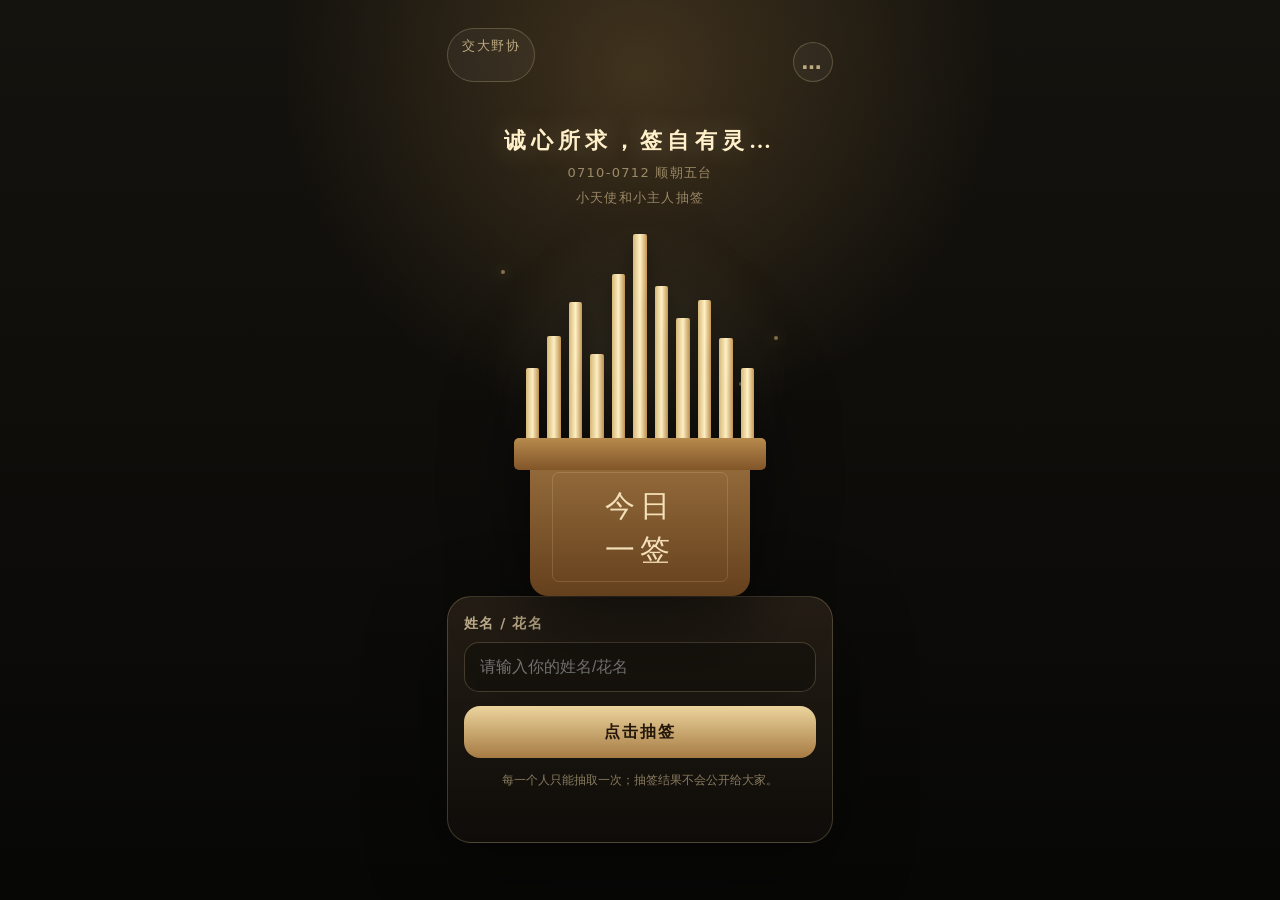
<file: jiaoda-yexie-vercel/index.html>
<!doctype html>
<html lang="zh-CN">
<head>
<meta charset="utf-8">
<meta name="viewport" content="width=device-width,initial-scale=1,viewport-fit=cover">
<title>交大野协｜顺朝五台小主人抽签</title>
<style>
*{box-sizing:border-box;-webkit-tap-highlight-color:transparent}body{margin:0;min-height:100svh;background:radial-gradient(circle at 50% 8%,rgba(196,147,78,.25),transparent 34%),linear-gradient(#15130e,#070706);color:#e8d2a0;font-family:"Songti SC","STSong","Noto Serif SC",serif}.page{width:min(430px,100%);margin:auto;min-height:100svh;padding:28px 22px 30px;display:flex;flex-direction:column;align-items:center}.top{width:100%;display:flex;justify-content:space-between}.pill,.more{border:1px solid rgba(232,210,160,.24);background:rgba(255,255,255,.04);color:rgba(232,210,160,.76);font-family:system-ui,-apple-system,"PingFang SC",sans-serif}.pill{border-radius:99px;padding:8px 14px;font-size:13px;letter-spacing:.12em}.more{width:40px;height:40px;border-radius:50%;font-size:20px}h1{margin:42px 0 4px;font-size:22px;line-height:1.5;letter-spacing:.24em;color:#fff0c9;text-shadow:0 0 28px rgba(232,210,160,.28)}.sub{text-align:center;color:rgba(232,210,160,.58);font:13px/1.9 system-ui,-apple-system,"PingFang SC",sans-serif;letter-spacing:.1em}.stage{width:100%;height:386px;position:relative;display:flex;align-items:flex-end;justify-content:center;perspective:1000px}.halo{position:absolute;bottom:70px;width:310px;height:310px;border-radius:50%;background:radial-gradient(circle,rgba(232,210,160,.18),rgba(232,210,160,.04) 45%,transparent 70%);filter:blur(8px)}.star{position:absolute;width:4px;height:4px;border-radius:50%;background:#d8bd79;box-shadow:0 0 12px #d8bd79;opacity:.55;animation:tw 2.7s infinite}.s1{left:54px;top:60px}.s2{right:55px;top:126px}.s3{left:80px;bottom:160px}.s4{right:90px;bottom:210px}@keyframes tw{50%{opacity:.15;transform:scale(.6)}}.tube-wrap{width:260px;height:320px;position:relative;display:flex;align-items:flex-end;justify-content:center;filter:drop-shadow(0 28px 36px rgba(0,0,0,.55))}.tube-wrap.shake{animation:shake .75s ease}@keyframes shake{20%{transform:rotate(-5deg)}40%{transform:rotate(4deg)}60%{transform:rotate(-3deg)}80%{transform:rotate(2deg)}}.sticks{position:absolute;bottom:142px;width:228px;height:190px;display:flex;align-items:flex-end;justify-content:center;gap:8px;z-index:1}.stick{width:15px;border-radius:2px;background:linear-gradient(90deg,#d5b778,#fff0c4,#c59755);box-shadow:0 10px 18px rgba(0,0,0,.28)}.stick:nth-child(1){height:86px}.stick:nth-child(2){height:118px}.stick:nth-child(3){height:152px}.stick:nth-child(4){height:100px}.stick:nth-child(5){height:180px}.stick:nth-child(6){height:220px}.stick:nth-child(7){height:168px}.stick:nth-child(8){height:136px}.stick:nth-child(9){height:154px}.stick:nth-child(10){height:116px}.stick:nth-child(11){height:86px}.draw-stick{position:absolute;left:50%;bottom:152px;margin-left:-17px;width:34px;height:230px;border-radius:3px;background:linear-gradient(90deg,#c29452,#fff1c8,#b27d42);opacity:0;transform:translateY(55px);transition:.72s cubic-bezier(.2,.75,.1,1);z-index:2}.draw-stick.show{opacity:1;transform:translateY(-122px) rotate(-2deg)}.mouth{position:absolute;bottom:126px;width:252px;height:32px;border-radius:5px;background:linear-gradient(#b78a4d,#815528);z-index:4}.tube{position:absolute;bottom:0;width:220px;height:154px;border-radius:3px 3px 18px 18px;background:linear-gradient(#9b7240,#65401d);z-index:3}.tube:before{content:"";position:absolute;inset:30px 22px 14px;border:1px solid rgba(255,230,180,.16);border-radius:7px}.tube-title{position:absolute;left:0;right:0;top:42px;text-align:center;color:#f3dfb8;font-size:30px;line-height:1.45;letter-spacing:.18em}.slip{position:absolute;left:50%;bottom:112px;margin-left:-62px;width:124px;height:255px;z-index:6;transform-style:preserve-3d;opacity:0;transform:translateY(70px) scale(.85);transition:.75s cubic-bezier(.2,.75,.1,1)}.slip.reveal{opacity:1;transform:translateY(-114px) rotateX(180deg) scale(1)}.face{position:absolute;inset:0;border-radius:10px;backface-visibility:hidden;display:flex;align-items:center;justify-content:center;writing-mode:vertical-rl;text-orientation:upright;text-align:center;letter-spacing:.12em;box-shadow:0 18px 38px rgba(0,0,0,.48),inset 0 0 0 1px rgba(255,255,255,.16)}.front{background:linear-gradient(#9d7140,#6b451f);color:#f5dfb6;font-size:24px}.back{background:linear-gradient(#eed9ab,#b98f57);color:#422a13;transform:rotateX(180deg);font-size:24px;font-weight:800}.back small{font:700 11px/1.35 system-ui,-apple-system,"PingFang SC",sans-serif;color:rgba(66,42,19,.72)}.panel,.admin{width:100%;padding:18px 16px;border:1px solid rgba(232,210,160,.22);border-radius:24px;background:linear-gradient(180deg,rgba(42,34,24,.84),rgba(17,14,10,.8));box-shadow:0 24px 80px rgba(0,0,0,.45);font-family:system-ui,-apple-system,"PingFang SC",sans-serif}.admin{display:none;margin-top:16px}label{display:block;margin-bottom:9px;color:rgba(241,220,178,.76);font-size:14px;font-weight:700;letter-spacing:.08em}input{width:100%;height:50px;border-radius:15px;border:1px solid rgba(232,210,160,.22);background:rgba(0,0,0,.24);color:#fff0c8;outline:none;padding:0 15px;font-size:16px}button{width:100%;height:52px;margin-top:14px;border:0;border-radius:16px;background:linear-gradient(#ecd49d,#a67b43);color:#25180b;font-size:16px;font-weight:900;letter-spacing:.14em}button:disabled{opacity:.45}.note,.msg{font-size:12px;line-height:1.8;color:rgba(232,210,160,.55);text-align:center}.msg{min-height:20px;color:#efd6a2}.result{display:none;margin-top:12px;border:1px solid rgba(232,210,160,.22);border-radius:18px;background:rgba(0,0,0,.24);padding:16px;text-align:center;color:#ead5a9;line-height:1.85}.result strong{display:block;font-family:"Songti SC","STSong",serif;font-size:30px;color:#fff0c8;letter-spacing:.18em}.wish{display:block;color:#0a84ff;font-weight:800;font-size:15px}.hide{display:none}.table{overflow:auto;margin-top:12px;max-height:280px;border:1px solid rgba(232,210,160,.22);border-radius:12px}table{width:100%;border-collapse:collapse;font-size:12px;white-space:nowrap}th,td{padding:9px;border-bottom:1px solid rgba(232,210,160,.1);text-align:left}th{color:#fff0c8}.ghost{height:42px;background:rgba(255,255,255,.04);color:#efd6a2;border:1px solid rgba(232,210,160,.22);font-size:13px}.toast{position:fixed;left:50%;bottom:28px;transform:translateX(-50%) translateY(18px);opacity:0;background:rgba(0,0,0,.78);color:#fff0c8;padding:10px 14px;border-radius:99px;font:13px system-ui;transition:.25s}.toast.show{opacity:1;transform:translateX(-50%)}
</style></head><body>
<main class="page"><div class="top"><div class="pill">交大野协</div><button class="more" id="adminEntry">…</button></div><h1>诚心所求，签自有灵…</h1><div class="sub">0710-0712 顺朝五台<br>小天使和小主人抽签</div><section class="stage"><div class="halo"></div><i class="star s1"></i><i class="star s2"></i><i class="star s3"></i><i class="star s4"></i><div class="tube-wrap" id="tubeWrap"><div class="sticks"><span class="stick"></span><span class="stick"></span><span class="stick"></span><span class="stick"></span><span class="stick"></span><span class="stick"></span><span class="stick"></span><span class="stick"></span><span class="stick"></span><span class="stick"></span><span class="stick"></span></div><div class="draw-stick" id="drawStick"></div><div class="mouth"></div><div class="tube"><div class="tube-title">今日<br>一签</div></div><div class="slip" id="slip"><div class="face front">请签</div><div class="face back"><span id="slipName">小主人</span><small id="slipWish">喜至福来 长乐永康</small></div></div></div></section><section class="panel"><label>姓名 / 花名</label><input id="ownerName" placeholder="请输入你的姓名/花名"><button id="drawBtn">点击抽签</button><p class="note">每一个人只能抽取一次；抽签结果不会公开给大家。</p><div class="msg" id="message"></div><div class="result" id="resultCard">你抽中的小主人是<strong id="resultName">—</strong>请截图保存，不要外传噢。<span class="wish">请努力完成TA的愿望吧。</span></div></section><section class="admin" id="adminPanel"><h2>管理员结果表</h2><label>管理员密码</label><input id="adminPass" type="password" placeholder="输入密码后查看全部结果"><button id="unlockBtn">查看结果</button><div class="msg" id="adminMsg"></div><div class="table hide" id="tableWrap"><table id="resultTable"></table></div><div id="adminActions" class="hide"><button class="ghost" id="copyBtn">复制表格</button><button class="ghost" id="exportBtn">导出 CSV</button><button class="ghost" id="refreshBtn">刷新</button></div></section></main><div class="toast" id="toast"></div>
<script>
const API_URL="https://script.google.com/macros/s/AKfycbz4DXON7DMwwp2tApCgu4Or10w-xNIcgf8m8uboDUIMUTJ3xuSMzyMvqSet1cAjbO8JvQ/exec";
const BLESSINGS=["喜至福来 长乐永康","福气满满 万事顺意","年年无碍 岁岁无忧","福气东来 鸿运通天","事事回甘 平安喜乐","学业日进 喜事连连","时和年丰 顺心如意","顺遂无虞 笑口常开","福气长临 沐光而行","顺风顺水 丰财聚宝","岁岁欢愉 随缘随心"];
const $=s=>document.querySelector(s);let adminRows=[];function bless(seed){let h=0;seed=String(seed||"");for(let i=0;i<seed.length;i++)h=(h*31+seed.charCodeAt(i))>>>0;return BLESSINGS[h%BLESSINGS.length]}function toast(t){let e=$("#toast");e.textContent=t;e.classList.add("show");setTimeout(()=>e.classList.remove("show"),2200)}function esc(s){return String(s??"").replace(/[&<>]/g,m=>({"&":"&amp;","<":"&lt;",">":"&gt;"}[m]))}
function api(action,params={}){return new Promise((ok,bad)=>{let cb="yexie_cb_"+Date.now()+"_"+Math.random().toString(36).slice(2);let u=new URL(API_URL);u.searchParams.set("action",action);u.searchParams.set("callback",cb);Object.entries(params).forEach(([k,v])=>u.searchParams.set(k,String(v??"")));let s=document.createElement("script");let timer=setTimeout(()=>{clean();bad(new Error("请求超时：请检查 Apps Script 是否部署为 /exec，访问权限是否为任何人"))},30000);function clean(){clearTimeout(timer);delete window[cb];s.remove()}window[cb]=d=>{clean();ok(d)};s.onerror=()=>{clean();bad(new Error("网络异常，请重试"))};s.src=u.toString();document.body.appendChild(s)})}
function showResult(name){let w=bless(name+$("#ownerName").value.trim());$("#slipName").textContent=name;$("#slipWish").textContent=w;$("#resultName").textContent=name;$("#drawStick").classList.add("show");setTimeout(()=>$("#slip").classList.add("reveal"),420);$("#resultCard").style.display="block"}function loading(x){$("#drawBtn").disabled=x;$("#drawBtn").textContent=x?"抽签中…":"点击抽签"}
function draw(){let name=$("#ownerName").value.trim();if(!name){toast("请输入你的姓名/花名");return}loading(true);$("#message").textContent="签筒已动，灵签将出…";$("#tubeWrap").classList.add("shake");api("draw",{name,userAgent:navigator.userAgent}).then(r=>{setTimeout(()=>{$("#tubeWrap").classList.remove("shake");if(!r||!r.ok){loading(false);$("#message").textContent=r?.message||"抽签失败，请稍后再试";return}$("#ownerName").disabled=true;showResult(r.angel);$("#message").textContent=r.already?"你已经抽过签啦。":"签已落定。"},760)}).catch(e=>{loading(false);$("#tubeWrap").classList.remove("shake");$("#message").textContent=e.message})}function checkMine(){let name=$("#ownerName").value.trim();if(!name)return;api("mine",{name}).then(r=>{if(r&&r.ok&&r.found){$("#ownerName").disabled=true;$("#drawBtn").disabled=true;$("#message").textContent="你已经抽过签啦。";showResult(r.angel)}}).catch(()=>{})}
function unlock(){let key=$("#adminPass").value;$("#adminMsg").textContent="读取中…";api("admin",{key}).then(r=>{if(!r||!r.ok){$("#adminMsg").textContent=r?.message||"无法读取";return}adminRows=r.rows||[];$("#resultTable").innerHTML="<thead><tr><th>#</th><th>抽签人/小天使</th><th>抽中的小主人</th><th>时间</th></tr></thead><tbody>"+adminRows.map((x,i)=>`<tr><td>${i+1}</td><td>${esc(x.owner)}</td><td>${esc(x.angel)}</td><td>${esc(x.time)}</td></tr>`).join("")+"</tbody>";$("#adminMsg").textContent=`已抽 ${r.drawn} / ${r.total} 人，剩余 ${r.remaining} 支签`;$("#tableWrap").classList.remove("hide");$("#adminActions").classList.remove("hide")}).catch(e=>$("#adminMsg").textContent=e.message)}function csv(){return ["序号,抽签人/小天使,抽中的小主人,时间",...adminRows.map((r,i)=>[i+1,r.owner,r.angel,r.time].map(v=>`"${String(v).replace(/"/g,'""')}"`).join(","))].join("\n")}
$("#drawBtn").onclick=draw;$("#ownerName").onchange=checkMine;$("#adminEntry").onclick=()=>{$("#adminPanel").style.display=$("#adminPanel").style.display==="block"?"none":"block"};$("#unlockBtn").onclick=unlock;$("#refreshBtn").onclick=unlock;$("#copyBtn").onclick=async()=>{await navigator.clipboard.writeText(csv());toast("已复制")};$("#exportBtn").onclick=()=>{let a=document.createElement("a");a.href=URL.createObjectURL(new Blob(["\ufeff"+csv()],{type:"text/csv"}));a.download="交大野协顺朝五台抽签结果.csv";a.click();URL.revokeObjectURL(a.href)};if(location.search.includes("admin=1"))$("#adminPanel").style.display="block";
</script>
</body></html>
</file>
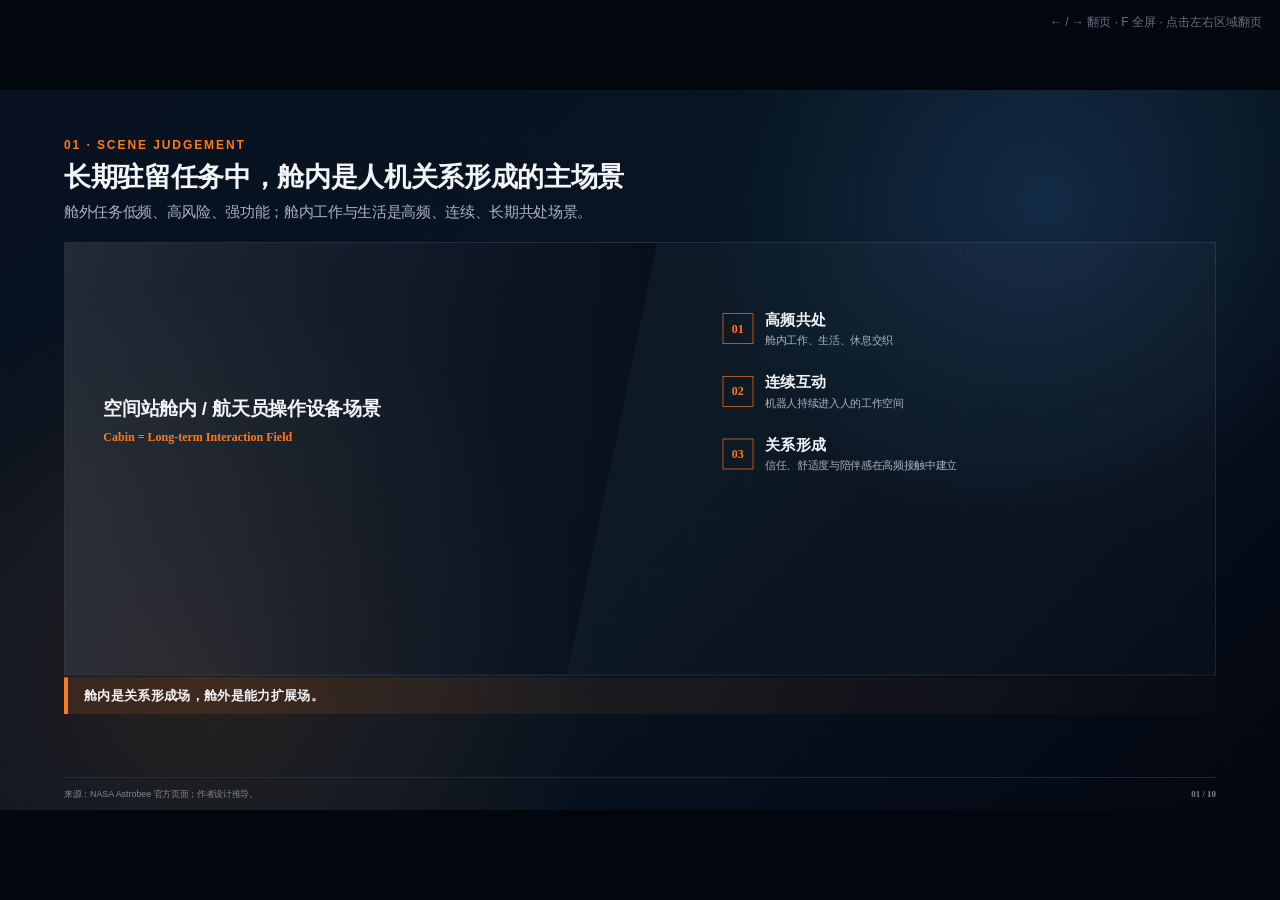
<file: lunar-agent-midterm-10slides-styled.html>
<!doctype html><html lang="zh-CN"><head><meta charset="utf-8"><meta name="viewport" content="width=device-width,initial-scale=1"><title>分体式月面/航天舱内智能体系统设计</title><style>:root{--bg:#07111F;--w:#F2F4F7;--m:#AAB2C0;--g:#8D9299;--l:#2A3547;--o:#FF7A1A;--r:#D6452F;--b:#4DA3FF}*{box-sizing:border-box}html,body{margin:0;width:100%;height:100%;overflow:hidden;background:#02060D;color:var(--w);font-family:"Source Han Sans SC","Noto Sans CJK SC","Microsoft YaHei",Arial,sans-serif}#deck{position:fixed;left:50%;top:50%;width:1920px;height:1080px;transform-origin:center}.slide{position:absolute;inset:0;width:1920px;height:1080px;display:none;overflow:hidden;background:radial-gradient(circle at 82% 16%,rgba(77,163,255,.16),transparent 28%),radial-gradient(circle at 16% 82%,rgba(255,122,26,.12),transparent 32%),linear-gradient(135deg,#07111F,#081522 52%,#030711)}.slide.active{display:block}.slide:before{content:"";position:absolute;inset:0;background-image:linear-gradient(rgba(255,255,255,.022) 1px,transparent 1px),linear-gradient(90deg,rgba(255,255,255,.022) 1px,transparent 1px);background-size:80px 80px;opacity:.32}.slide:after{content:"";position:absolute;left:96px;right:96px;bottom:48px;height:1px;background:var(--l)}.content{position:absolute;left:96px;right:96px;top:72px;bottom:72px;z-index:2}.k{font:800 18px Inter,Arial;color:var(--o);letter-spacing:.16em}.t{font-size:40px;line-height:1.15;margin:14px 0;font-weight:900}.s{font-size:22px;line-height:1.5;color:var(--m);max-width:1160px;margin:0 0 28px}.footer{position:absolute;left:96px;right:96px;bottom:14px;z-index:5;display:flex;justify-content:space-between;color:#7E8796;font-size:10pt}.page{font:600 10pt Inter}.c{position:absolute;left:0;right:0;bottom:72px;border-left:6px solid var(--o);background:linear-gradient(90deg,rgba(255,122,26,.13),rgba(255,122,26,.02));padding:14px 24px;font-size:20px;font-weight:900}.stage{height:650px;position:relative;border:1px solid rgba(170,178,192,.22);background:rgba(255,255,255,.018);overflow:hidden}.hero{display:grid;grid-template-columns:56% 44%;height:100%}.hero-img{position:relative;background:linear-gradient(135deg,rgba(242,244,247,.09),rgba(77,163,255,.06));clip-path:polygon(0 0,92% 0,78% 100%,0 100%)}.hero-img:after{content:"";position:absolute;inset:0;background:linear-gradient(90deg,transparent,rgba(3,9,20,.83))}.hero-label{position:absolute;left:58px;top:230px;z-index:2;font-size:28px;font-weight:900}.hero-key{position:absolute;left:58px;top:282px;z-index:2;color:var(--o);font:800 18px Inter}.logic{padding:100px 70px 0 20px}.logic-item{display:flex;gap:18px;align-items:center;margin-bottom:36px}.logic-item b{width:46px;height:46px;border:1px solid var(--o);display:flex;align-items:center;justify-content:center;color:var(--o);font:900 18px Inter}.logic-item h3{font-size:23px;margin:0 0 6px}.logic-item p{font-size:16px;color:var(--m);margin:0}.cards{display:grid;grid-template-columns:repeat(3,1fr);gap:28px;padding:36px}.card{border-left:4px solid var(--o);border-top:1px solid #354154;background:rgba(5,11,20,.62);padding:24px;min-height:430px}.card:nth-child(2){border-left-color:var(--b)}.card h3{font-size:22px;margin:0 0 14px}.card p{font-size:16px;line-height:1.65;color:var(--m)}.shape{height:170px;position:relative;margin-bottom:18px}.cube{width:128px;height:128px;border:4px solid var(--w);border-radius:16px;position:absolute;left:50%;top:22px;transform:translateX(-50%)}.ball{width:136px;height:136px;border:4px solid var(--b);border-radius:50%;position:absolute;left:50%;top:15px;transform:translateX(-50%)}.ball:after{content:"";position:absolute;left:35px;top:45px;width:64px;height:38px;border:2px solid var(--b);border-radius:10px}.mini{width:92px;height:92px;border:4px solid var(--o);border-radius:50%;position:absolute;left:50%;top:38px;transform:translateX(-50%)}.compare{display:grid;grid-template-columns:1fr 170px 1fr;gap:28px;align-items:center;height:100%;padding:60px}.box{border:1px solid var(--l);background:rgba(5,11,20,.5);padding:38px;min-height:440px}.box h3{font:900 34px Inter;margin:0 0 28px}.box.tool h3{color:var(--g)}.box.agent h3{color:var(--o)}.box ul{font-size:20px;line-height:2;color:var(--m)}.mid{text-align:center;color:var(--o);font-weight:900}.mid i{display:block;height:3px;background:linear-gradient(90deg,var(--l),var(--o));margin:18px 0}.core{height:100%;position:relative}.coreball{position:absolute;left:50%;top:50%;transform:translate(-50%,-50%);width:200px;height:200px;border:3px solid var(--o);border-radius:50%;box-shadow:0 0 48px rgba(255,122,26,.35);display:flex;align-items:center;justify-content:center;text-align:center;font:900 22px/1.35 Inter}.coreline{position:absolute;left:50%;top:145px;bottom:145px;width:2px;background:linear-gradient(var(--o),var(--b))}.node{position:absolute;left:50%;transform:translateX(-50%);width:290px;height:106px;border:1px solid rgba(242,244,247,.4);display:flex;align-items:center;justify-content:center;text-align:center;background:rgba(5,11,20,.65);font-size:21px;font-weight:900}.node.top{top:38px}.node.bottom{bottom:38px}.tags{position:absolute;left:90px;top:190px;display:grid;gap:12px}.tags span{border:1px solid rgba(255,122,26,.55);color:var(--o);padding:7px 12px;border-radius:999px;font:800 14px Inter;width:max-content}.product{height:100%;position:relative}.bot{position:absolute;left:50%;top:46%;transform:translate(-50%,-50%);width:360px;height:300px;border:5px solid var(--w);border-radius:54px;background:rgba(242,244,247,.035)}.bot:before{content:"";position:absolute;left:58px;top:74px;width:92px;height:92px;border:3px solid var(--b);border-radius:50%}.bot:after{content:"";position:absolute;right:56px;top:84px;width:88px;height:52px;border:3px solid var(--o);border-radius:16px}.call{position:absolute;color:var(--o);font-size:15px;border-top:2px solid var(--o);padding-top:8px;min-width:190px}.call:nth-of-type(2){left:110px;top:100px}.call:nth-of-type(3){right:100px;top:120px}.call:nth-of-type(4){left:90px;bottom:180px}.call:nth-of-type(5){right:95px;bottom:190px}.call:nth-of-type(6){left:260px;bottom:70px}.call:nth-of-type(7){right:260px;bottom:70px}.behavior{display:grid;grid-template-columns:1.05fr .95fr;gap:34px;height:100%;padding:30px}.map{position:relative;border:1px solid var(--l)}.shell{position:absolute;left:60px;right:60px;top:50px;bottom:50px;border:3px solid var(--l);border-radius:46px}.person{position:absolute;left:48%;top:50%;transform:translate(-50%,-50%);width:58px;height:112px;border-radius:30px;background:linear-gradient(#F2F4F7,#8D9299)}.track{position:absolute;border:3px dashed var(--b);border-radius:50%;opacity:.75}.patrol{left:100px;top:85px;width:580px;height:350px}.follow{left:300px;top:185px;width:175px;height:145px;border-color:var(--o)}.dot{position:absolute;width:38px;height:38px;border-radius:50%;background:var(--o);box-shadow:0 0 24px rgba(255,122,26,.65)}.d1{left:345px;top:205px}.d2{right:145px;top:130px}.d3{left:185px;bottom:110px}.blist{border-left:4px solid var(--o);background:rgba(5,11,20,.62);padding:28px}.blist h3{font-size:24px;margin:0 0 22px}.blist p{font-size:17px;line-height:1.7;color:var(--m)}.blist b{color:var(--o)}.dock{height:100%;position:relative}.bodyA,.bodyB,.ring{position:absolute;top:50%;transform:translateY(-50%);display:flex;align-items:center;justify-content:center;text-align:center;font:800 18px Inter}.bodyA{left:90px;width:250px;height:210px;border:4px solid var(--w);border-radius:48px}.ring{left:50%;transform:translate(-50%,-50%);width:150px;height:150px;border:4px solid var(--o);border-radius:50%;box-shadow:0 0 38px rgba(255,122,26,.3)}.bodyB{right:80px;width:330px;height:170px;border:4px solid var(--o);border-radius:40px}.dockline{position:absolute;left:350px;right:430px;top:50%;height:3px;background:linear-gradient(90deg,var(--l),var(--o))}.layers{display:grid;gap:14px;height:100%;padding:20px}.layer{border-left:4px solid var(--b);background:rgba(5,11,20,.62);padding:18px 26px;display:grid;grid-template-columns:300px 1fr;align-items:center}.layer b{font:900 28px Inter}.layer span{font-size:18px;color:var(--m)}.layer.social{border-left-color:var(--o);background:rgba(255,122,26,.10)}.feas{display:grid;grid-template-columns:repeat(3,1fr);gap:28px;padding:48px}.feas .card{min-height:450px}.icon{width:62px;height:62px;border:2px solid var(--o);display:flex;align-items:center;justify-content:center;color:var(--o);font:900 26px Inter;margin-bottom:26px}.timeline{height:100%;position:relative}.line{position:absolute;left:100px;right:100px;top:280px;height:4px;background:linear-gradient(90deg,var(--o),var(--b))}.step{position:absolute;top:190px;width:330px;text-align:center}.step.s1{left:40px}.step.s2{left:50%;transform:translateX(-50%)}.step.s3{right:40px}.step b{width:78px;height:78px;border:3px solid var(--o);background:#07111F;border-radius:50%;margin:0 auto 18px;display:flex;align-items:center;justify-content:center;font:900 24px Inter;color:var(--o)}.step h3{font-size:24px;margin:0 0 10px}.step p{font-size:16px;line-height:1.5;color:var(--m)}#hint{position:fixed;right:18px;top:14px;z-index:20;color:#647086;font:12px Inter,Arial}@media print{html,body{overflow:visible;background:white}#deck{position:static;transform:none!important;width:1920px;height:auto}.slide{display:block!important;position:relative;page-break-after:always;break-after:page}#hint{display:none}@page{size:1920px 1080px;margin:0}}</style></head><body><div id="hint">← / → 翻页 · F 全屏 · 点击左右区域翻页</div><div id="deck"></div><script>const D=[['01 · SCENE JUDGEMENT','长期驻留任务中，舱内是人机关系形成的主场景','舱外任务低频、高风险、强功能；舱内工作与生活是高频、连续、长期共处场景。',['高频共处｜舱内工作、生活、休息交织','连续互动｜机器人持续进入人的工作空间','关系形成｜信任、舒适度与陪伴感在高频接触中建立'],'舱内是关系形成场，舱外是能力扩展场。','来源：NASA Astrobee 官方页面；作者设计推导。','hero'],['02 · EXISTING BASIS','舱内悬浮机器人不是空想，而是已有航天技术路径','Astrobee、CIMON、Int-Ball2 已证明舱内自由飞行机器人可承担拍摄、巡视、任务辅助和交互功能。',['NASA Astrobee｜模块化科研、例行辅助、舱内监测','DLR / ESA CIMON｜语音交互、任务辅助、陪伴探索','JAXA Int-Ball2｜拍照、录像、远程辅助'],'现有系统偏任务辅助，本研究进一步转向空间关系与长期陪伴。','来源：NASA Astrobee；DLR CIMON；JAXA Int-Ball2。','cases'],['03 · RESEARCH GAP','现有舱内机器人仍偏工具化，缺少“关系形成”设计','设计问题应从“机器人能完成什么任务”，扩展到“机器人如何以合适的空间行为与人共处”。',[],'不是再做一个会飞的摄像头，而是设计一个能维持合适社会距离的交互智能体。','来源：Chen 等关于社会临场感与人机信任的研究；作者设计推导。','compare'],['04 · ONE MIND, MULTIPLE BODIES','One Mind, Multiple Bodies：一脑多体模块化智能体系统','分体式方案的价值不在机械变形，而在同一智能体身份跨场景延续。',['Memory','Voice','Task Understanding','Spatial Strategy'],'同一身份，不同身体；同一关系，不同任务。','来源：月面服务机器人研究；作者系统命题。','core'],['05 · DESIGN SHOWCASE I','舱内主模块：低侵入、高在场的悬浮式交互智能体','舱内机器人不应强拟人化，也不应只是摄像头；它应以低侵入形态进入工作与生活空间。',['圆润防撞外壳','抽象表情屏','环形状态灯带','多向感知阵列','微姿态表达','标准化对接接口'],'它的目标不是“像人”，而是被感知为稳定、可靠、不过度打扰的在场对象。','来源：DLR CIMON 项目介绍；IBM 对 CIMON 的介绍；作者产品设计。','product'],['06 · DESIGN SHOWCASE II','空间行为不是移动路径，而是关系表达方式','核心创新不是“会飞”，而是通过距离、位置、朝向、靠近速度和停留时机调节人机关系。',['跟随型｜侧后方可见距离，协作但不打扰','待命型｜远距离悬停或回停靠点','主动接近型｜缓慢靠近 + 预提示','巡视型｜自主巡航记录异常','陪伴型｜保持视野边缘存在'],'机器人通过什么时候靠近、靠近到哪里、如何退开，塑造安全感与被支持感。','来源：Mumm & Mutlu；Kim & Mutlu；作者行为策略设计。','behavior'],['07 · DESIGN SHOWCASE III','从舱内陪伴到舱外作业：同一智能体的身体扩展','舱外身体不是另一个机器人，而是舱内智能体在高风险任务中的执行身体。',[],'航天员面对的仍是同一个智能体，只是从舱内陪伴形态切换为舱外作业形态。','来源：月面服务机器人研究；舱外机器人环境适应性研究；作者分体对接设计。','dock'],['08 · AI COMPANION LAYER','从硬件设备到具身化陪伴智能体','它不是遥控飞行器，而是具有感知、记忆、任务理解、表达和空间行为决策能力的具身化 AI 智能体。',['Expression｜语音、灯语、表情屏、姿态转向','Social Presence｜交互人格、信息披露、在场感','Spatial Behavior｜跟随、待命、靠近、巡视、陪伴','Cognition｜任务理解、历史记忆、异常判断','Perception｜位置、语音、动作、环境状态'],'不直接宣称“读懂情绪”，而是强调基于交互情境的支持性判断。','来源：Chen 等关于社会临场感的中介作用；HRI 情绪综述；作者系统层级设计。','layers'],['09 · FEASIBILITY','设计可行性：已有基础、边界清晰、可被验证','中期阶段不需要证明机器人已经能上天，而要证明设计对象、系统逻辑、场景边界和验证路径成立。',['Technology Feasibility｜已有舱内自由飞行机器人基础','Design Feasibility｜舱内交互聚焦，舱外能力扩展','Research Feasibility｜视频原型、问卷与专家评价可实施'],'本阶段验证系统逻辑与交互可行性，不验证航天工程级性能。','来源：NASA Astrobee；月面服务机器人研究；作者可行性边界。','feas'],['10 · NEXT STEP','后续工作：设计深化、行为原型与用户验证','接下来不要继续无限扩展形态，而要把“舱内悬浮体—舱外作业体—空间行为策略”变成可验证研究。',['设计深化｜外观、状态灯、感知阵列、对接接口','行为原型｜五类空间行为视频与任务脚本','验证研究｜安全感、信任、社会临场感、心理距离'],'从造型方案走向可验证的人机关系设计。','来源：HRI 情绪综述；机器人触碰前提示研究；作者后续计划。','timeline']];function V(k,a){if(k==='hero')return `<div class="hero"><div class="hero-img"><div class="hero-label">空间站舱内 / 航天员操作设备场景</div><div class="hero-key">Cabin = Long-term Interaction Field</div></div><div class="logic">${a.map((x,i)=>`<div class="logic-item"><b>0${i+1}</b><div><h3>${x.split('｜')[0]}</h3><p>${x.split('｜')[1]}</p></div></div>`).join('')}</div></div>`;if(k==='cases')return `<div class="cards">${a.map((x,i)=>`<div class="card"><div class="shape"><div class="${['cube','ball','mini'][i]}"></div></div><h3>${x.split('｜')[0]}</h3><p>${x.split('｜')[1]}</p></div>`).join('')}</div>`;if(k==='compare')return `<div class="compare"><div class="box tool"><h3>Tool Robot</h3><ul><li>拍摄</li><li>巡检</li><li>信息查询</li><li>远程观察</li><li>技术验证</li></ul></div><div class="mid">长期驻留任务驱动<i></i>角色转变</div><div class="box agent"><h3>Companion Agent</h3><ul><li>空间距离调节</li><li>状态感知</li><li>关系连续</li><li>社会临场感</li><li>情感支持</li></ul></div></div>`;if(k==='core')return `<div class="core"><div class="coreline"></div><div class="node top">Cabin Floating Body</div><div class="coreball">Cognitive<br>Interaction Core</div><div class="node bottom">Lunar Working Body</div><div class="tags">${a.map(x=>`<span>${x}</span>`).join('')}</div></div>`;if(k==='product')return `<div class="product"><div class="bot"></div>${a.map(x=>`<div class="call">${x}</div>`).join('')}</div>`;if(k==='behavior')return `<div class="behavior"><div class="map"><div class="shell"></div><div class="person"></div><div class="track patrol"></div><div class="track follow"></div><div class="dot d1"></div><div class="dot d2"></div><div class="dot d3"></div></div><div class="blist"><h3>五类空间行为策略</h3>${a.map(x=>`<p><b>${x.split('｜')[0]}：</b>${x.split('｜')[1]}</p>`).join('')}</div></div>`;if(k==='dock')return `<div class="dock"><div class="bodyA">Cabin Floating Body</div><div class="dockline"></div><div class="ring">Dock</div><div class="bodyB">Lunar Working Body</div></div>`;if(k==='layers')return `<div class="layers">${a.map((x,i)=>`<div class="layer ${i===1?'social':''}"><b>${x.split('｜')[0]}</b><span>${x.split('｜')[1]}</span></div>`).join('')}</div>`;if(k==='feas')return `<div class="feas">${a.map(x=>`<div class="card"><div class="icon">${x[0]}</div><h3>${x.split('｜')[0]}</h3><p>${x.split('｜')[1]}</p></div>`).join('')}</div>`;return `<div class="timeline"><div class="line"></div>${a.map((x,i)=>`<div class="step s${i+1}"><b>0${i+1}</b><h3>${x.split('｜')[0]}</h3><p>${x.split('｜')[1]}</p></div>`).join('')}</div>`}const deck=document.getElementById('deck');D.forEach((x,i)=>{const q=document.createElement('section');q.className='slide'+(i===0?' active':'');q.innerHTML=`<div class="content"><div class="k">${x[0]}</div><h1 class="t">${x[1]}</h1><p class="s">${x[2]}</p><div class="stage">${V(x[6],x[3])}</div><div class="c">${x[4]}</div></div><div class="footer"><div>${x[5]}</div><div class="page">${String(i+1).padStart(2,'0')} / 10</div></div>`;deck.appendChild(q)});const S=[...document.querySelectorAll('.slide')];let I=0;function Z(){let k=Math.min(innerWidth/1920,innerHeight/1080);deck.style.transform=`translate(-50%,-50%) scale(${k})`}function G(n){I=Math.max(0,Math.min(S.length-1,n));S.forEach((x,j)=>x.classList.toggle('active',I===j))}onresize=Z;Z();onkeydown=e=>{if(e.key==='ArrowRight'||e.key===' ')G(I+1);if(e.key==='ArrowLeft')G(I-1);if(e.key.toLowerCase()==='f')document.fullscreenElement?document.exitFullscreen():document.documentElement.requestFullscreen()};onclick=e=>e.clientX>innerWidth/2?G(I+1):G(I-1)</script></body></html>
</file>
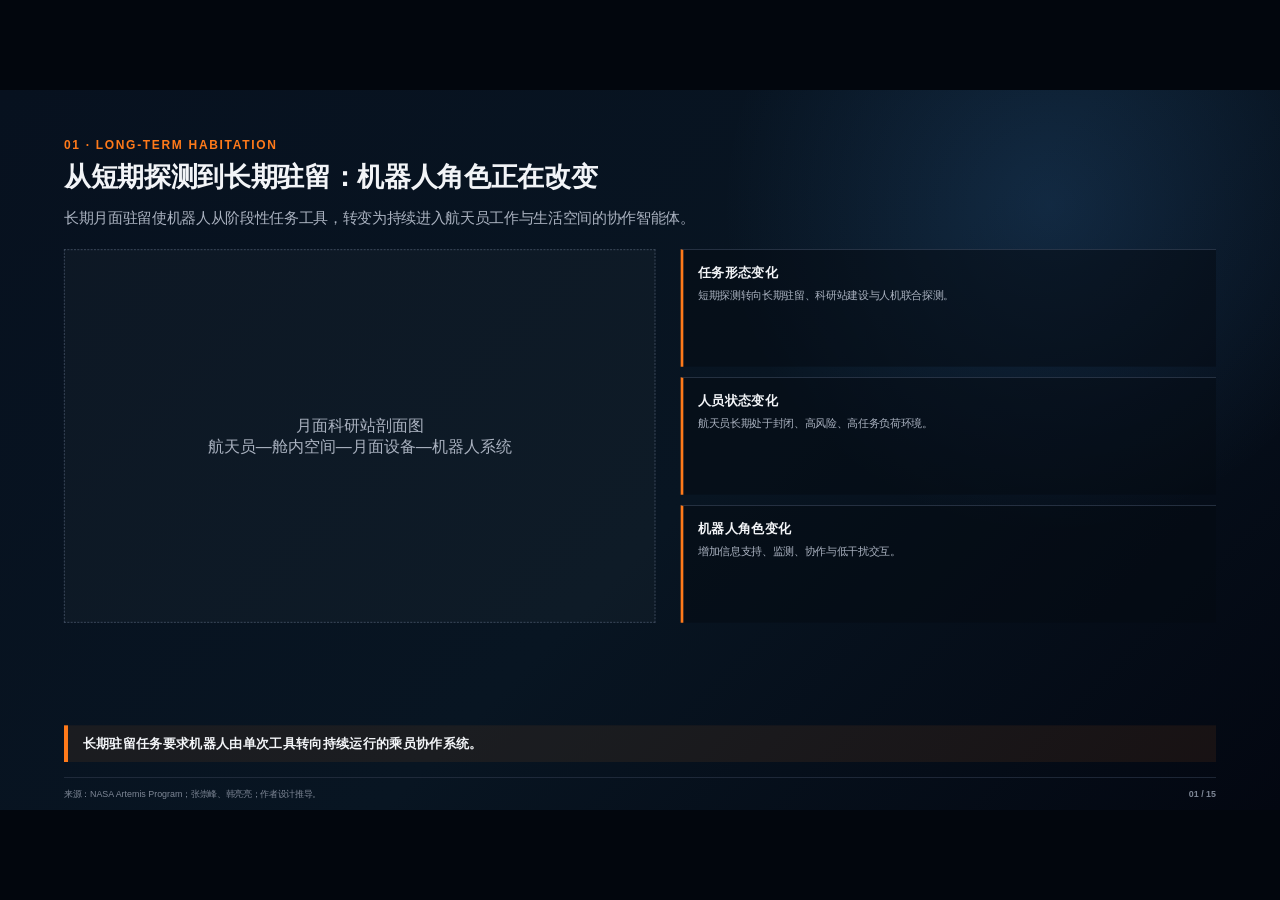
<file: lunar-agent-midterm-15slides.html>
<!doctype html><html lang="zh-CN"><head><meta charset="utf-8"><meta name="viewport" content="width=device-width,initial-scale=1"><title>分体式月面乘员协作智能体系统设计</title><style>:root{--b:#07111F;--w:#F2F4F7;--m:#AAB2C0;--l:#2A3547;--o:#FF7A1A;--r:#D6452F;--u:#4DA3FF}*{box-sizing:border-box}html,body{margin:0;background:#02060D;color:var(--w);font-family:"Microsoft YaHei",Arial,sans-serif;overflow:hidden}#deck{position:fixed;left:50%;top:50%;width:1920px;height:1080px;transform-origin:center}.slide{display:none;position:absolute;inset:0;padding:72px 96px;background:radial-gradient(circle at 82% 16%,rgba(77,163,255,.15),transparent 27%),linear-gradient(135deg,#07111F,#081522 55%,#030711)}.slide.active{display:block}.slide:after{content:"";position:absolute;left:96px;right:96px;bottom:48px;height:1px;background:var(--l)}.k{font:700 18px Arial;color:var(--o);letter-spacing:.14em}.t{font-size:40px;line-height:1.18;margin:14px 0}.s{font-size:22px;color:var(--m);max-width:1120px;line-height:1.5}.body{display:grid;grid-template-columns:1.05fr .95fr;gap:38px;margin-top:30px}.visual{height:560px;border:1px dashed #526074;background:rgba(255,255,255,.025);display:flex;align-items:center;justify-content:center;text-align:center;font-size:24px;color:var(--m);padding:50px}.mods{display:grid;gap:16px}.mod{border-left:4px solid var(--o);border-top:1px solid #354154;background:rgba(4,10,18,.52);padding:20px 22px}.mod h3{font-size:20px;margin:0 0 8px}.mod p{font-size:16px;line-height:1.58;color:var(--m);margin:0}.c{position:absolute;left:96px;right:96px;bottom:72px;border-left:6px solid var(--o);background:rgba(255,122,26,.08);padding:14px 22px;font-size:20px;font-weight:800}.f{position:absolute;left:96px;right:96px;bottom:14px;display:flex;justify-content:space-between;color:#7E8796;font-size:10pt}.p{font:600 10pt Arial}@media print{html,body{overflow:visible}.slide{display:block!important;position:relative;page-break-after:always}.slide:not(.active){display:block!important}#deck{position:static;transform:none!important}@page{size:1920px 1080px;margin:0}}</style></head><body><div id="deck">
<section class="slide active"><div class="k">01 · LONG-TERM HABITATION</div><h1 class="t">从短期探测到长期驻留：机器人角色正在改变</h1><p class="s">长期月面驻留使机器人从阶段性任务工具，转变为持续进入航天员工作与生活空间的协作智能体。</p><div class="body"><div class="visual">月面科研站剖面图<br>航天员—舱内空间—月面设备—机器人系统</div><div class="mods"><div class="mod"><h3>任务形态变化</h3><p>短期探测转向长期驻留、科研站建设与人机联合探测。</p></div><div class="mod"><h3>人员状态变化</h3><p>航天员长期处于封闭、高风险、高任务负荷环境。</p></div><div class="mod"><h3>机器人角色变化</h3><p>增加信息支持、监测、协作与低干扰交互。</p></div></div></div><div class="c">长期驻留任务要求机器人由单次工具转向持续运行的乘员协作系统。</div><div class="f"><span>来源：NASA Artemis Program；张崇峰、韩亮亮；作者设计推导。</span><span class="p">01 / 15</span></div></section>
<section class="slide"><div class="k">02 · RESEARCH POSITIONING</div><h1 class="t">设计定位：不是一个机器人，而是一套分体式系统</h1><p class="s">研究对象跨越舱内、月面与地面控制端，通过共享智能身份维持任务连续。</p><div class="body"><div class="visual">舱内—月面—地面三空间总览图</div><div class="mods"><div class="mod"><h3>舱内终端</h3><p>信息、提醒、摄像、巡检与状态反馈。</p></div><div class="mod"><h3>月面终端</h3><p>巡视、监测、设备检查和舱外支持。</p></div><div class="mod"><h3>基站与共享记忆</h3><p>充电、通信、同步、复位，并共享任务、权限和交互历史。</p></div></div></div><div class="c">分体式设计的核心不是两个机器人，而是同一智能体在多个任务空间中的连续存在。</div><div class="f"><span>来源：Koay et al.; MultiSoma；作者系统设计。</span><span class="p">02 / 15</span></div></section>
<section class="slide"><div class="k">03 · ISS PRECEDENTS</div><h1 class="t">ISS自由飞行机器人已经形成三类在轨原型</h1><p class="s">Astrobee、CIMON与Int-Ball分别代表任务平台、AI乘员助手与远程监测三种真实定位。</p><div class="body"><div class="visual">Astrobee / CIMON / Int-Ball 官方照片</div><div class="mods"><div class="mod"><h3>Astrobee</h3><p>模块化科研、任务执行与载荷验证平台。</p></div><div class="mod"><h3>CIMON</h3><p>语音交互、任务步骤辅助与AI乘员助手。</p></div><div class="mod"><h3>Int-Ball2</h3><p>远程摄像、监测与拍摄负担替代。</p></div></div></div><div class="c">航天机器人首先是运行系统，其次才是产品本体。</div><div class="f"><span>来源：Yamaguchi et al.; NASA；DLR；JAXA。</span><span class="p">03 / 15</span></div></section>
<section class="slide"><div class="k">04 · SPECIFICATION LOGIC</div><h1 class="t">规格差异说明：机器人形态由任务定位决定</h1><p class="s">形态、尺寸、交互与运维能力由任务优先级推导，而不是由“可爱”或“科幻”决定。</p><div class="body"><div class="visual">三类机器人相对尺寸与形态轮廓</div><div class="mods"><div class="mod"><h3>Astrobee</h3><p>平台型、模块化立方体、自动停靠。</p></div><div class="mod"><h3>CIMON</h3><p>助手型、屏幕化球体、语音交互。</p></div><div class="mod"><h3>Int-Ball2</h3><p>监测型、小型球体、低侵入与自动充电。</p></div></div></div><div class="c">不同任务需要不同具身形态，但系统身份可以保持连续。</div><div class="f"><span>来源：ISS free-flying robots review, Table 1；作者转译。</span><span class="p">04 / 15</span></div></section>
<section class="slide"><div class="k">05 · OPERATIONAL PROBLEMS</div><h1 class="t">真实在轨运行暴露出三类系统问题</h1><p class="s">机器人即使能完成任务，也可能因部署、维护、定位、通信和交互问题成为新的乘员负担。</p><div class="body"><div class="visual">ISS舱内照片叠加问题标注</div><div class="mods"><div class="mod"><h3>运行可靠性</h3><p>部署、充电、复位、定位和通信问题。</p></div><div class="mod"><h3>人因与交互</h3><p>接近不可预测、隐私与控制主体不清楚。</p></div><div class="mod"><h3>系统管理</h3><p>地面操作负荷与高级HRI功能闲置。</p></div></div></div><div class="c">设计目标不是增加功能数量，而是降低系统带来的不确定性和额外负担。</div><div class="f"><span>来源：Yamaguchi et al., Lessons Learned；Mora Vargas et al.。</span><span class="p">05 / 15</span></div></section>
<section class="slide"><div class="k">06 · DESIGN OPPORTUNITY</div><h1 class="t">设计机会：从情绪陪伴转向任务中的低干扰支持</h1><p class="s">“陪伴”被定义为任务连续、状态可预测和需要时可响应，而非持续聊天或拟人化表演。</p><div class="body"><div class="visual">聊天陪伴 → 任务连续协作</div><div class="mods"><div class="mod"><h3>任务连续</h3><p>系统记得任务进度与必要偏好。</p></div><div class="mod"><h3>少打断人</h3><p>高负荷场景减少非必要输出。</p></div><div class="mod"><h3>身份一致</h3><p>多个终端保持统一身份和状态语言。</p></div></div></div><div class="c">对月面任务而言，可信任的持续协作比持续拟人化表达更重要。</div><div class="f"><span>来源：Banks；Nocentini et al.；作者转译。</span><span class="p">06 / 15</span></div></section>
<section class="slide"><div class="k">07 · PRINCIPLE TRANSLATION</div><h1 class="t">从案例和文献转译出六项设计原则</h1><p class="s">航天机器人案例、人机近体学、行为透明度和人机信任研究，应转化为具体系统要求。</p><div class="body"><div class="visual">研究证据 → 设计原则 → 系统功能</div><div class="mods"><div class="mod"><h3>自主运维 / 状态可见</h3><p>离站、返航、充电、同步；显示任务、控制主体和风险。</p></div><div class="mod"><h3>行为可预测 / 空间低侵入</h3><p>接近与切换前解释；动态调整距离与位置。</p></div><div class="mod"><h3>隐私可控制 / 失效可降级</h3><p>录制提示和权限管理；故障时停止、撤离或返航。</p></div></div></div><div class="c">设计原则必须能够追溯到真实问题和研究证据。</div><div class="f"><span>来源：ISS review；Samarakoon et al.; Mumm & Mutlu；Zhao et al.</span><span class="p">07 / 15</span></div></section>
<section class="slide"><div class="k">08 · DISTRIBUTED ARCHITECTURE</div><h1 class="t">分体式系统架构：一个智能身份，多个具身终端</h1><p class="s">“分体式”不是两个机器人，而是同一智能体在不同任务空间中的多具身部署。</p><div class="body"><div class="visual">共享智能身份<br>舱内终端 / 月面终端 / 基站 / HUD / 地面端 / 本地AI</div><div class="mods"><div class="mod"><h3>共享内容</h3><p>身份、任务上下文、权限、记忆与状态语言。</p></div><div class="mod"><h3>差异内容</h3><p>移动结构、传感器、能源、防护和作业模块。</p></div><div class="mod"><h3>系统关系</h3><p>同一任务身份，多具身终端，共享任务上下文。</p></div></div></div><div class="c">本设计的核心对象是多具身任务连续性，而不是单一机器人造型。</div><div class="f"><span>来源：Koay et al.; MultiSoma；METERON / Surface Avatar；作者设计。</span><span class="p">08 / 15</span></div></section>
<section class="slide"><div class="k">09 · TASK HIERARCHY</div><h1 class="t">任务体系：安全任务优先于社会性交互</h1><p class="s">系统功能必须明确优先级，否则容易形成缺乏核心目标的功能堆砌。</p><div class="body"><div class="visual">三级任务优先级金字塔</div><div class="mods"><div class="mod"><h3>一级：必须可靠</h3><p>摄像、记录、巡检、异常提示、返航与保护。</p></div><div class="mod"><h3>二级：协作增强</h3><p>工具定位、环境采集、步骤指导与地面协同。</p></div><div class="mod"><h3>三级：社会支持</h3><p>状态确认、低频问候与可关闭情绪反馈。</p></div></div></div><div class="c">社会性交互必须依附于可靠的任务协作。</div><div class="f"><span>来源：ISS review；JAXA crew-task analysis；CIMON reports。</span><span class="p">09 / 15</span></div></section>
<section class="slide"><div class="k">10 · IDENTITY CONTINUITY</div><h1 class="t">身份连续机制：任务如何跨越舱内与月面</h1><p class="s">分体式系统的价值，体现在任务在舱内终端、月面终端与地面控制端之间连续流转。</p><div class="body"><div class="visual">月面异常 → 舱内提示 → 下达检查 → 月面采集 → 结果解释 → 地面介入</div><div class="mods"><div class="mod"><h3>任务连续</h3><p>任务上下文随具身载体切换持续流转。</p></div><div class="mod"><h3>记忆连续</h3><p>任务记录、用户偏好和历史上下文保持一致。</p></div><div class="mod"><h3>权限连续</h3><p>航天员与地面端权限随任务同步。</p></div></div></div><div class="c">身份连续不是外形相似，而是任务和交互上下文不会因具身切换而中断。</div><div class="f"><span>来源：Koay et al.; METERON；作者任务设计。</span><span class="p">10 / 15</span></div></section>
<section class="slide"><div class="k">11 · OPERATION MODES</div><h1 class="t">运行模式：自主并不等于始终由机器人决定</h1><p class="s">可信系统应明确何时自主、何时请求确认、何时由人接管，以及何时停止。</p><div class="body"><div class="visual">自主 ↔ 监督自主 ↔ 遥操作 ↔ 安全降级</div><div class="mods"><div class="mod"><h3>自主 / 监督自主</h3><p>定时巡检、返航；跟随、拍摄和设备检查。</p></div><div class="mod"><h3>遥操作</h3><p>地面控制员进行精细观察与异常处置。</p></div><div class="mod"><h3>安全降级</h3><p>失联、低电量或定位失败时停止、撤离或返航。</p></div></div></div><div class="c">系统可信度来自合理的控制权分配，而不是自主程度越高越好。</div><div class="f"><span>来源：Astrobee；ISS review；METERON SUPVIS Justin。</span><span class="p">11 / 15</span></div></section>
<section class="slide"><div class="k">12 · PROXEMIC BEHAVIOR</div><h1 class="t">空间行为设计：建立动态近体距离系统</h1><p class="s">机器人与航天员之间不能只设定固定距离，应根据任务、风险、姿态和注意状态动态调整。</p><div class="body"><div class="visual">远距监测区 / 待命协作区 / 近距交互区 / 禁入区</div><div class="mods"><div class="mod"><h3>远距与待命</h3><p>不进入工作区；侧后方可见但不遮挡。</p></div><div class="mod"><h3>近距交互</h3><p>仅在授权或明确任务需要时进入。</p></div><div class="mod"><h3>禁入区</h3><p>休息、隐私、高风险或紧急处置时不得进入。</p></div></div></div><div class="c">空间距离不是造型附属，而是智能体行为系统的核心设计变量。</div><div class="f"><span>来源：Samarakoon et al.; Mumm & Mutlu；Kim & Mutlu；作者推导。</span><span class="p">12 / 15</span></div></section>
<section class="slide"><div class="k">13 · TRANSPARENCY BEFORE APPROACH</div><h1 class="t">接近前透明度：先说明，再靠近</h1><p class="s">在近距离协作中，机器人意图透明度比装饰性的情绪表达更加基础。</p><div class="body"><div class="visual">识别需求 → 说明意图 → 等待确认 → 减速接近 → 执行任务 → 主动撤离</div><div class="mods"><div class="mod"><h3>说明内容</h3><p>做什么、为什么、方向、距离、时间和取消方式。</p></div><div class="mod"><h3>提示方式</h3><p>方向灯、语音、HUD、路径投影和腕部确认。</p></div><div class="mod"><h3>示例</h3><p>“从右后方靠近，保持1.2米，为设备维护提供照明。”</p></div></div></div><div class="c">用户首先需要知道机器人为什么靠近，而不是机器人表现出什么情绪。</div><div class="f"><span>来源：Zhao et al., Ready for the Touch；作者流程设计。</span><span class="p">13 / 15</span></div></section>
<section class="slide"><div class="k">14 · PRODUCT & INTERFACE</div><h1 class="t">形态、状态语言与关键系统触点</h1><p class="s">产品形态、CMF和界面应共同支持方向识别、安全、维护、停靠和状态理解。</p><div class="body"><div class="visual">舱内终端 / 月面终端 / 停靠基站产品线稿</div><div class="mods"><div class="mod"><h3>舱内终端</h3><p>圆角防撞、明确正面、低噪声低反射。</p></div><div class="mod"><h3>月面终端</h3><p>适应月尘温差与复杂地形。</p></div><div class="mod"><h3>基站与状态语言</h3><p>充电、同步、换模、复位；统一待命、执行、遥控、故障和返航状态。</p></div></div></div><div class="c">统一身份来自交互逻辑和状态语言，不要求不同终端采用完全相同的形态。</div><div class="f"><span>来源：ISS review；Astrobee and Int-Ball2；作者设计。</span><span class="p">14 / 15</span></div></section>
<section class="slide"><div class="k">15 · VALIDATION & BOUNDARY</div><h1 class="t">验证路径与研究边界：避免证据—结论不匹配</h1><p class="s">本阶段可验证设计机制的可理解性、可预测性和接受度，不能直接验证真实月面工程性能或长期心理效果。</p><div class="body"><div class="visual">文献案例 → 系统概念 → 故事板 → 原型 → 问卷访谈 → 设计修正</div><div class="mods"><div class="mod"><h3>可以验证</h3><p>状态清晰、接近安全感、空间舒适度、多具身任务理解和控制权切换。</p></div><div class="mod"><h3>不能声称</h3><p>已缓解真实航天员孤独、提升真实效率、建立长期依恋或证明工程可行。</p></div><div class="mod"><h3>研究边界</h3><p>普通用户、视频或VR结果不能直接等同真实航天员与月面任务。</p></div></div></div><div class="c">从单一机器人造型设计，转向多具身、可预测、可控制和可降级的乘员协作智能体系统。</div><div class="f"><span>来源：Zhao et al.；张崇峰、韩亮亮；作者研究边界声明。</span><span class="p">15 / 15</span></div></section>
</div><script>const d=document.getElementById('deck'),s=[...document.querySelectorAll('.slide')];let i=0;function z(){let k=Math.min(innerWidth/1920,innerHeight/1080);d.style.transform=`translate(-50%,-50%) scale(${k})`}function g(n){i=Math.max(0,Math.min(14,n));s.forEach((x,j)=>x.classList.toggle('active',i===j))}onresize=z;z();onkeydown=e=>{if(e.key==='ArrowRight'||e.key===' ')g(i+1);if(e.key==='ArrowLeft')g(i-1);if(e.key.toLowerCase()==='f')document.fullscreenElement?document.exitFullscreen():document.documentElement.requestFullscreen()};onclick=e=>e.clientX>innerWidth/2?g(i+1):g(i-1)</script></body></html>
</file>
